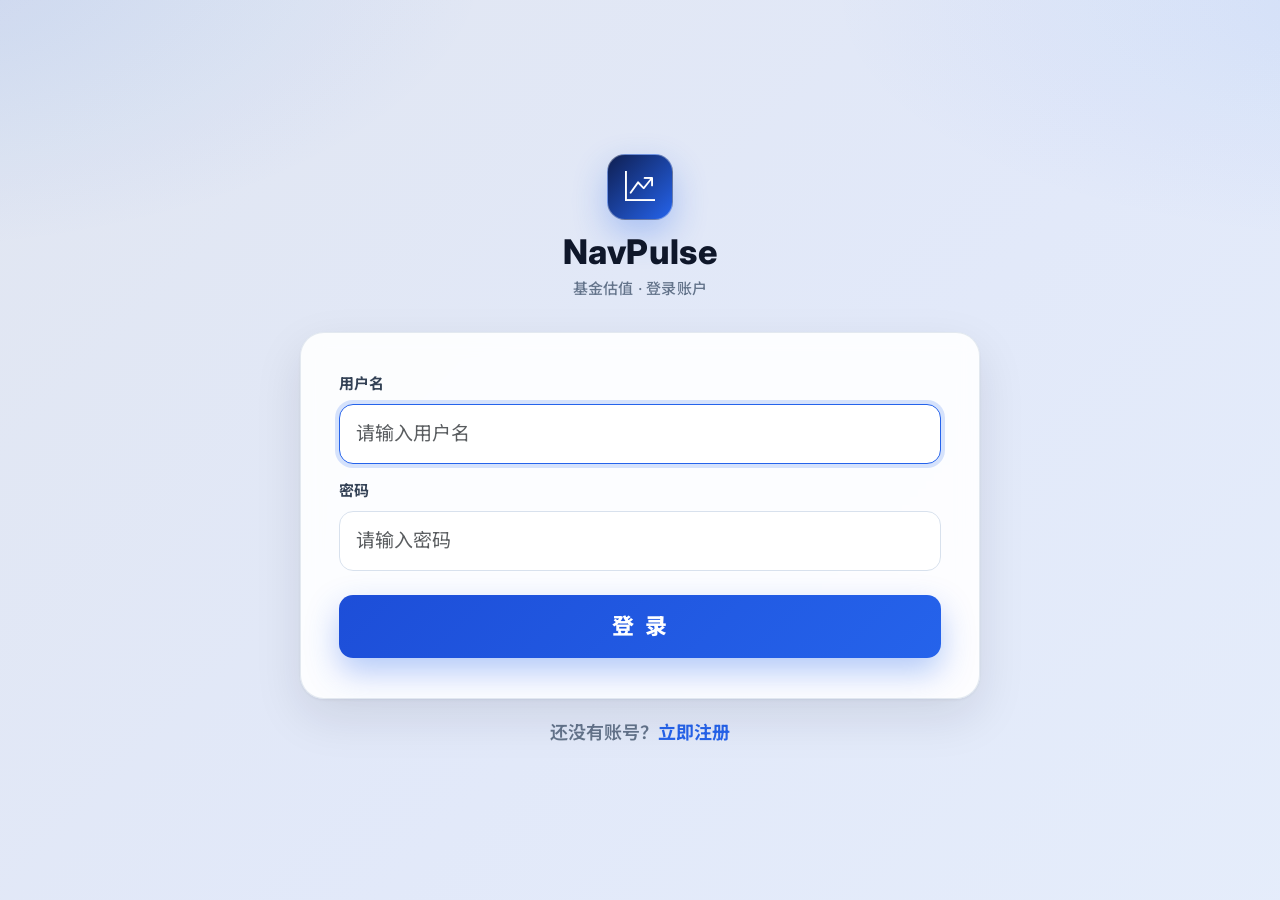
<file: app/templates/login.html>
<!DOCTYPE html>
<html lang="zh-CN">
<head>
<meta charset="UTF-8">
<meta name="viewport" content="width=device-width, initial-scale=1.0">
<title>NavPulse - 登录</title>
<link rel="preconnect" href="https://fonts.googleapis.com">
<link rel="preconnect" href="https://fonts.gstatic.com" crossorigin>
<link href="https://fonts.googleapis.com/css2?family=Inter:wght@400;500;600;700;800&family=Noto+Sans+SC:wght@400;500;700&display=swap" rel="stylesheet">
<link href="https://cdn.jsdelivr.net/npm/bootstrap@5.3.3/dist/css/bootstrap.min.css" rel="stylesheet">
<link href="https://cdn.jsdelivr.net/npm/bootstrap-icons@1.11.3/font/bootstrap-icons.min.css" rel="stylesheet">
<style>
*,*::before,*::after{margin:0;padding:0;box-sizing:border-box}
body{
  font-family:'Inter','Noto Sans SC',ui-sans-serif,-apple-system,"PingFang SC","Microsoft YaHei",sans-serif;
  min-height:100vh;display:flex;align-items:center;justify-content:center;
  background:
    radial-gradient(1000px 480px at -10% -5%, rgba(37,99,235,.12), transparent 62%),
    radial-gradient(1000px 420px at 110% 0%, rgba(37,99,235,.08), transparent 58%),
    #EEF3FB;
  -webkit-font-smoothing:antialiased;
  position:relative;overflow:hidden;
}
body::before{
  content:'';position:fixed;inset:0;z-index:0;
  background:linear-gradient(135deg,#0F1F52 0%,#1D4ED8 55%,#4F8DF6 100%);
  opacity:.06;
}
.auth-wrap{
  width:100%;max-width:720px;padding:30px 20px;
  position:relative;z-index:1;animation:fadeUp .32s ease;
}
@keyframes fadeUp{from{opacity:0;transform:translateY(18px)}to{opacity:1;transform:translateY(0)}}
.auth-logo{text-align:center;margin-bottom:32px}
.auth-logo-icon{
  display:inline-flex;align-items:center;justify-content:center;
  width:66px;height:66px;border-radius:18px;
  background:linear-gradient(135deg,#0F1F52 0%,#2563EB 100%);
  box-shadow:0 14px 34px rgba(37,99,235,.30);margin-bottom:14px;
  border:1px solid rgba(255,255,255,.35);
}
.auth-logo-icon i{font-size:30px;color:#fff}
.auth-logo h1{font-size:34px;font-weight:800;color:#0F172A;letter-spacing:.6px;line-height:1.05}
.auth-logo p{font-size:15px;color:#64748B;margin-top:8px;letter-spacing:.2px;font-weight:500}
.auth-card{
  background:rgba(255,255,255,.90);backdrop-filter:blur(10px);
  border-radius:24px;padding:40px 38px;
  box-shadow:0 1px 3px rgba(15,23,42,.06),0 18px 48px rgba(15,23,42,.10);
  border:1px solid rgba(226,232,240,.95);
}
.auth-card label{font-size:15px;font-weight:700;color:#334155;margin-bottom:8px;display:block}
.form-control{
  border:1.5px solid #D8E1ED;border-radius:14px;padding:15px 16px;
  font-size:19px;transition:border-color .2s,box-shadow .2s,background .2s;
  min-height:58px;
}
.form-control:focus{
  border-color:#2563EB;box-shadow:0 0 0 4px rgba(37,99,235,.18);outline:none;
  background:#fff;
}
.btn-auth{
  background:linear-gradient(135deg,#1D4ED8,#2563EB);border:none;
  border-radius:14px;padding:15px;font-size:22px;font-weight:800;
  letter-spacing:.3px;color:#fff;width:100%;cursor:pointer;
  box-shadow:0 14px 32px rgba(37,99,235,.34);transition:opacity .2s,transform .12s,box-shadow .2s;
}
.btn-auth:hover{opacity:.94;box-shadow:0 18px 36px rgba(37,99,235,.38)}.btn-auth:active{transform:scale(.98)}
.btn-auth:disabled{opacity:.6;cursor:not-allowed}
.auth-footer{text-align:center;margin-top:20px;font-size:18px;color:#64748B;font-weight:600}
.auth-footer a{color:#2563EB;font-weight:700;text-decoration:none}
.auth-footer a:hover{text-decoration:underline}
.alert{font-size:15px;border-radius:12px;padding:12px 14px;border:none}
.alert-danger{background:rgba(239,68,68,.08);color:#DC2626}

@media (max-width: 768px){
  .auth-wrap{max-width:520px;padding:24px 16px}
  .auth-logo{margin-bottom:28px}
  .auth-logo-icon{width:58px;height:58px;border-radius:16px;margin-bottom:12px}
  .auth-logo-icon i{font-size:28px}
  .auth-logo h1{font-size:22px}
  .auth-logo p{font-size:13px;margin-top:4px}
  .auth-card{padding:32px 28px;border-radius:20px}
  .auth-card label{font-size:13px;margin-bottom:6px}
  .form-control{font-size:15px;min-height:auto;padding:11px 14px;border-radius:10px}
  .btn-auth{font-size:16px;padding:12px;border-radius:12px}
  .auth-footer{margin-top:16px;font-size:14px;font-weight:500}
}
</style>
</head>
<body>
<div class="auth-wrap">
  <div class="auth-logo">
    <div class="auth-logo-icon"><i class="bi bi-graph-up-arrow"></i></div>
    <h1>NavPulse</h1>
    <p>基金估值 &middot; 登录账户</p>
  </div>
  <div class="auth-card">
    <div class="alert alert-danger d-none" id="errMsg"></div>
    <form id="loginForm" onsubmit="return doLogin(event)">
      <div class="mb-3">
        <label for="username">用户名</label>
        <input class="form-control" id="username" placeholder="请输入用户名" required autofocus>
      </div>
      <div class="mb-4">
        <label for="password">密码</label>
        <input class="form-control" id="password" type="password" placeholder="请输入密码" required>
      </div>
      <button class="btn-auth" type="submit" id="btnLogin">登&nbsp;&nbsp;录</button>
    </form>
  </div>
  <div class="auth-footer">
    还没有账号？<a href="/register">立即注册</a>
  </div>
</div>
<script>
if(localStorage.getItem('token')) location.href='/';
async function doLogin(e){
  e.preventDefault();
  const btn=document.getElementById('btnLogin');
  const errEl=document.getElementById('errMsg');
  errEl.classList.add('d-none');
  const username=document.getElementById('username').value.trim();
  const password=document.getElementById('password').value.trim();
  if(!username||!password){errEl.textContent='请填写用户名和密码';errEl.classList.remove('d-none');return false}
  btn.disabled=true;btn.textContent='登录中…';
  try{
    const r=await fetch('/token',{method:'POST',headers:{'Content-Type':'application/json'},body:JSON.stringify({username,password})});
    const d=await r.json();
    if(!r.ok) throw new Error(d.detail||'登录失败');
    localStorage.setItem('token',d.access_token);
    localStorage.setItem('username',d.username);
    location.href='/';
  }catch(err){
    errEl.textContent=err.message;errEl.classList.remove('d-none');
  }finally{
    btn.disabled=false;btn.textContent='登&nbsp;&nbsp;录';
  }
  return false;
}
</script>
</body>
</html>
</file>
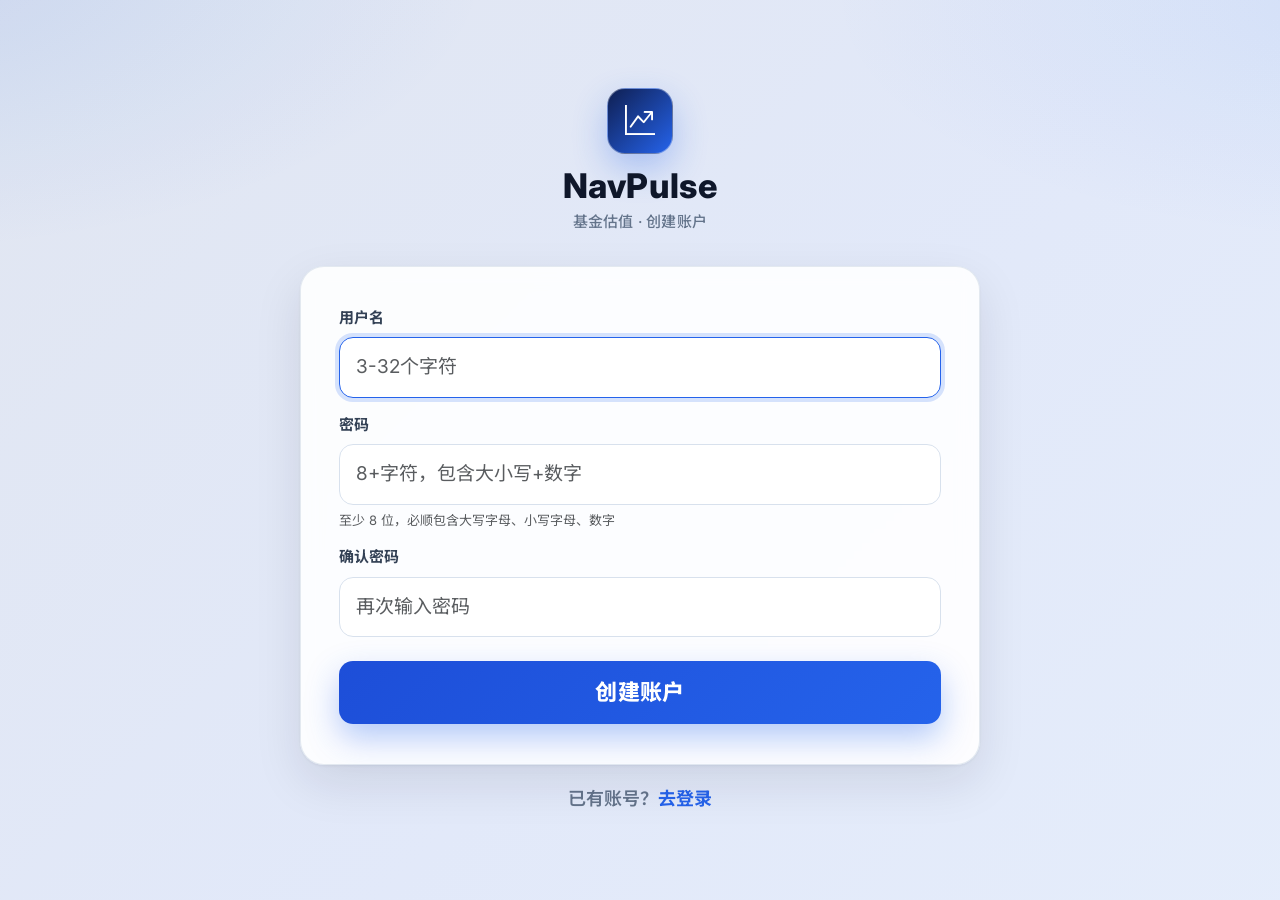
<file: app/templates/register.html>
<!DOCTYPE html>
<html lang="zh-CN">
<head>
<meta charset="UTF-8">
<meta name="viewport" content="width=device-width, initial-scale=1.0">
<title>NavPulse - 注册</title>
<link rel="preconnect" href="https://fonts.googleapis.com">
<link rel="preconnect" href="https://fonts.gstatic.com" crossorigin>
<link href="https://fonts.googleapis.com/css2?family=Inter:wght@400;500;600;700;800&family=Noto+Sans+SC:wght@400;500;700&display=swap" rel="stylesheet">
<link href="https://cdn.jsdelivr.net/npm/bootstrap@5.3.3/dist/css/bootstrap.min.css" rel="stylesheet">
<link href="https://cdn.jsdelivr.net/npm/bootstrap-icons@1.11.3/font/bootstrap-icons.min.css" rel="stylesheet">
<style>
*,*::before,*::after{margin:0;padding:0;box-sizing:border-box}
body{
  font-family:'Inter','Noto Sans SC',ui-sans-serif,-apple-system,"PingFang SC","Microsoft YaHei",sans-serif;
  min-height:100vh;display:flex;align-items:center;justify-content:center;
  background:
    radial-gradient(1000px 480px at -10% -5%, rgba(37,99,235,.12), transparent 62%),
    radial-gradient(1000px 420px at 110% 0%, rgba(37,99,235,.08), transparent 58%),
    #EEF3FB;
  -webkit-font-smoothing:antialiased;
  position:relative;overflow:hidden;
}
body::before{
  content:'';position:fixed;inset:0;z-index:0;
  background:linear-gradient(135deg,#0F1F52 0%,#1D4ED8 55%,#4F8DF6 100%);
  opacity:.06;
}
.auth-wrap{
  width:100%;max-width:720px;padding:30px 20px;
  position:relative;z-index:1;animation:fadeUp .32s ease;
}
@keyframes fadeUp{from{opacity:0;transform:translateY(18px)}to{opacity:1;transform:translateY(0)}}
.auth-logo{text-align:center;margin-bottom:32px}
.auth-logo-icon{
  display:inline-flex;align-items:center;justify-content:center;
  width:66px;height:66px;border-radius:18px;
  background:linear-gradient(135deg,#0F1F52 0%,#2563EB 100%);
  box-shadow:0 14px 34px rgba(37,99,235,.30);margin-bottom:14px;
  border:1px solid rgba(255,255,255,.35);
}
.auth-logo-icon i{font-size:30px;color:#fff}
.auth-logo h1{font-size:34px;font-weight:800;color:#0F172A;letter-spacing:.6px;line-height:1.05}
.auth-logo p{font-size:15px;color:#64748B;margin-top:8px;letter-spacing:.2px;font-weight:500}
.auth-card{
  background:rgba(255,255,255,.90);backdrop-filter:blur(10px);
  border-radius:24px;padding:40px 38px;
  box-shadow:0 1px 3px rgba(15,23,42,.06),0 18px 48px rgba(15,23,42,.10);
  border:1px solid rgba(226,232,240,.95);
}
.auth-card label{font-size:15px;font-weight:700;color:#334155;margin-bottom:8px;display:block}
.form-control{
  border:1.5px solid #D8E1ED;border-radius:14px;padding:15px 16px;
  font-size:19px;transition:border-color .2s,box-shadow .2s,background .2s;
  min-height:58px;
}
.form-control:focus{
  border-color:#2563EB;box-shadow:0 0 0 4px rgba(37,99,235,.18);outline:none;
  background:#fff;
}
.btn-auth{
  background:linear-gradient(135deg,#1D4ED8,#2563EB);border:none;
  border-radius:14px;padding:15px;font-size:22px;font-weight:800;
  letter-spacing:.3px;color:#fff;width:100%;cursor:pointer;
  box-shadow:0 14px 32px rgba(37,99,235,.34);transition:opacity .2s,transform .12s,box-shadow .2s;
}
.btn-auth:hover{opacity:.94;box-shadow:0 18px 36px rgba(37,99,235,.38)}.btn-auth:active{transform:scale(.98)}
.btn-auth:disabled{opacity:.6;cursor:not-allowed}
.auth-footer{text-align:center;margin-top:20px;font-size:18px;color:#64748B;font-weight:600}
.auth-footer a{color:#2563EB;font-weight:700;text-decoration:none}
.auth-footer a:hover{text-decoration:underline}
.alert{font-size:15px;border-radius:12px;padding:12px 14px;border:none}
.alert-danger{background:rgba(239,68,68,.08);color:#DC2626}
.alert-success{background:rgba(16,185,129,.08);color:#059669}

@media (max-width: 768px){
  .auth-wrap{max-width:520px;padding:24px 16px}
  .auth-logo{margin-bottom:28px}
  .auth-logo-icon{width:58px;height:58px;border-radius:16px;margin-bottom:12px}
  .auth-logo-icon i{font-size:28px}
  .auth-logo h1{font-size:22px}
  .auth-logo p{font-size:13px;margin-top:4px}
  .auth-card{padding:32px 28px;border-radius:20px}
  .auth-card label{font-size:13px;margin-bottom:6px}
  .form-control{font-size:15px;min-height:auto;padding:11px 14px;border-radius:10px}
  .btn-auth{font-size:16px;padding:12px;border-radius:12px}
  .auth-footer{margin-top:16px;font-size:14px;font-weight:500}
}
</style>
</head>
<body>
<div class="auth-wrap">
  <div class="auth-logo">
    <div class="auth-logo-icon"><i class="bi bi-graph-up-arrow"></i></div>
    <h1>NavPulse</h1>
    <p>基金估值 &middot; 创建账户</p>
  </div>
  <div class="auth-card">
    <div class="alert alert-danger d-none" id="errMsg"></div>
    <div class="alert alert-success d-none" id="okMsg"></div>
    <form id="regForm" onsubmit="return doRegister(event)">
      <div class="mb-3">
        <label for="username">用户名</label>
        <input class="form-control" id="username" placeholder="3-32个字符" required autofocus>
      </div>
      <div class="mb-3">
        <label for="password">密码</label>
        <input class="form-control" id="password" type="password" placeholder="8+字符，包含大小写+数字" required>
        <small class="text-muted" style="font-size:13px;display:block;margin-top:6px">
          至少 8 位，必顺包含大写字母、小写字母、数字
        </small>
      </div>
      <div class="mb-4">
        <label for="password2">确认密码</label>
        <input class="form-control" id="password2" type="password" placeholder="再次输入密码" required>
      </div>
      <button class="btn-auth" type="submit" id="btnReg">创建账户</button>
    </form>
  </div>
  <div class="auth-footer">
    已有账号？<a href="/login">去登录</a>
  </div>
</div>
<script>
async function doRegister(e){
  e.preventDefault();
  const btn=document.getElementById('btnReg');
  const errEl=document.getElementById('errMsg');
  const okEl=document.getElementById('okMsg');
  errEl.classList.add('d-none');okEl.classList.add('d-none');
  const username=document.getElementById('username').value.trim();
  const password=document.getElementById('password').value.trim();
  const password2=document.getElementById('password2').value.trim();
  if(!username||username.length<3){errEl.textContent='用户名至少 3 个字符';errEl.classList.remove('d-none');return false}
  if(username.length>32){errEl.textContent='用户名最多 32 个字符';errEl.classList.remove('d-none');return false}
  // 密码强度校验（与后端一致）
  if(password.length<8){errEl.textContent='密码至少 8 个字符';errEl.classList.remove('d-none');return false}
  if(!/[a-z]/.test(password)){errEl.textContent='密码必须包含小写字母';errEl.classList.remove('d-none');return false}
  if(!/[A-Z]/.test(password)){errEl.textContent='密码必须包含大写字母';errEl.classList.remove('d-none');return false}
  if(!/[0-9]/.test(password)){errEl.textContent='密码必须包含数字';errEl.classList.remove('d-none');return false}
  if(password!==password2){errEl.textContent='两次密码不一致';errEl.classList.remove('d-none');return false}
  btn.disabled=true;btn.textContent='注册中…';
  try{
    const r=await fetch('/register',{method:'POST',headers:{'Content-Type':'application/json'},body:JSON.stringify({username,password})});
    const raw=await r.text();
    let d={};
    try{d=raw?JSON.parse(raw):{}}catch{d={detail:raw||'服务器返回了无法解析的响应'}}
    if(!r.ok) throw new Error(d.detail||'注册失败');
    if(d.access_token){
      localStorage.setItem('token',d.access_token);
      localStorage.setItem('username',d.username||username);
    }
    okEl.textContent='注册成功！正在进入首页…';okEl.classList.remove('d-none');
    setTimeout(()=>location.href=(d.redirect_to||'/'),700);
  }catch(err){
    errEl.textContent=err.message;errEl.classList.remove('d-none');
  }finally{
    btn.disabled=false;btn.textContent='创建账户';
  }
  return false;
}
</script>
</body>
</html>
</file>
